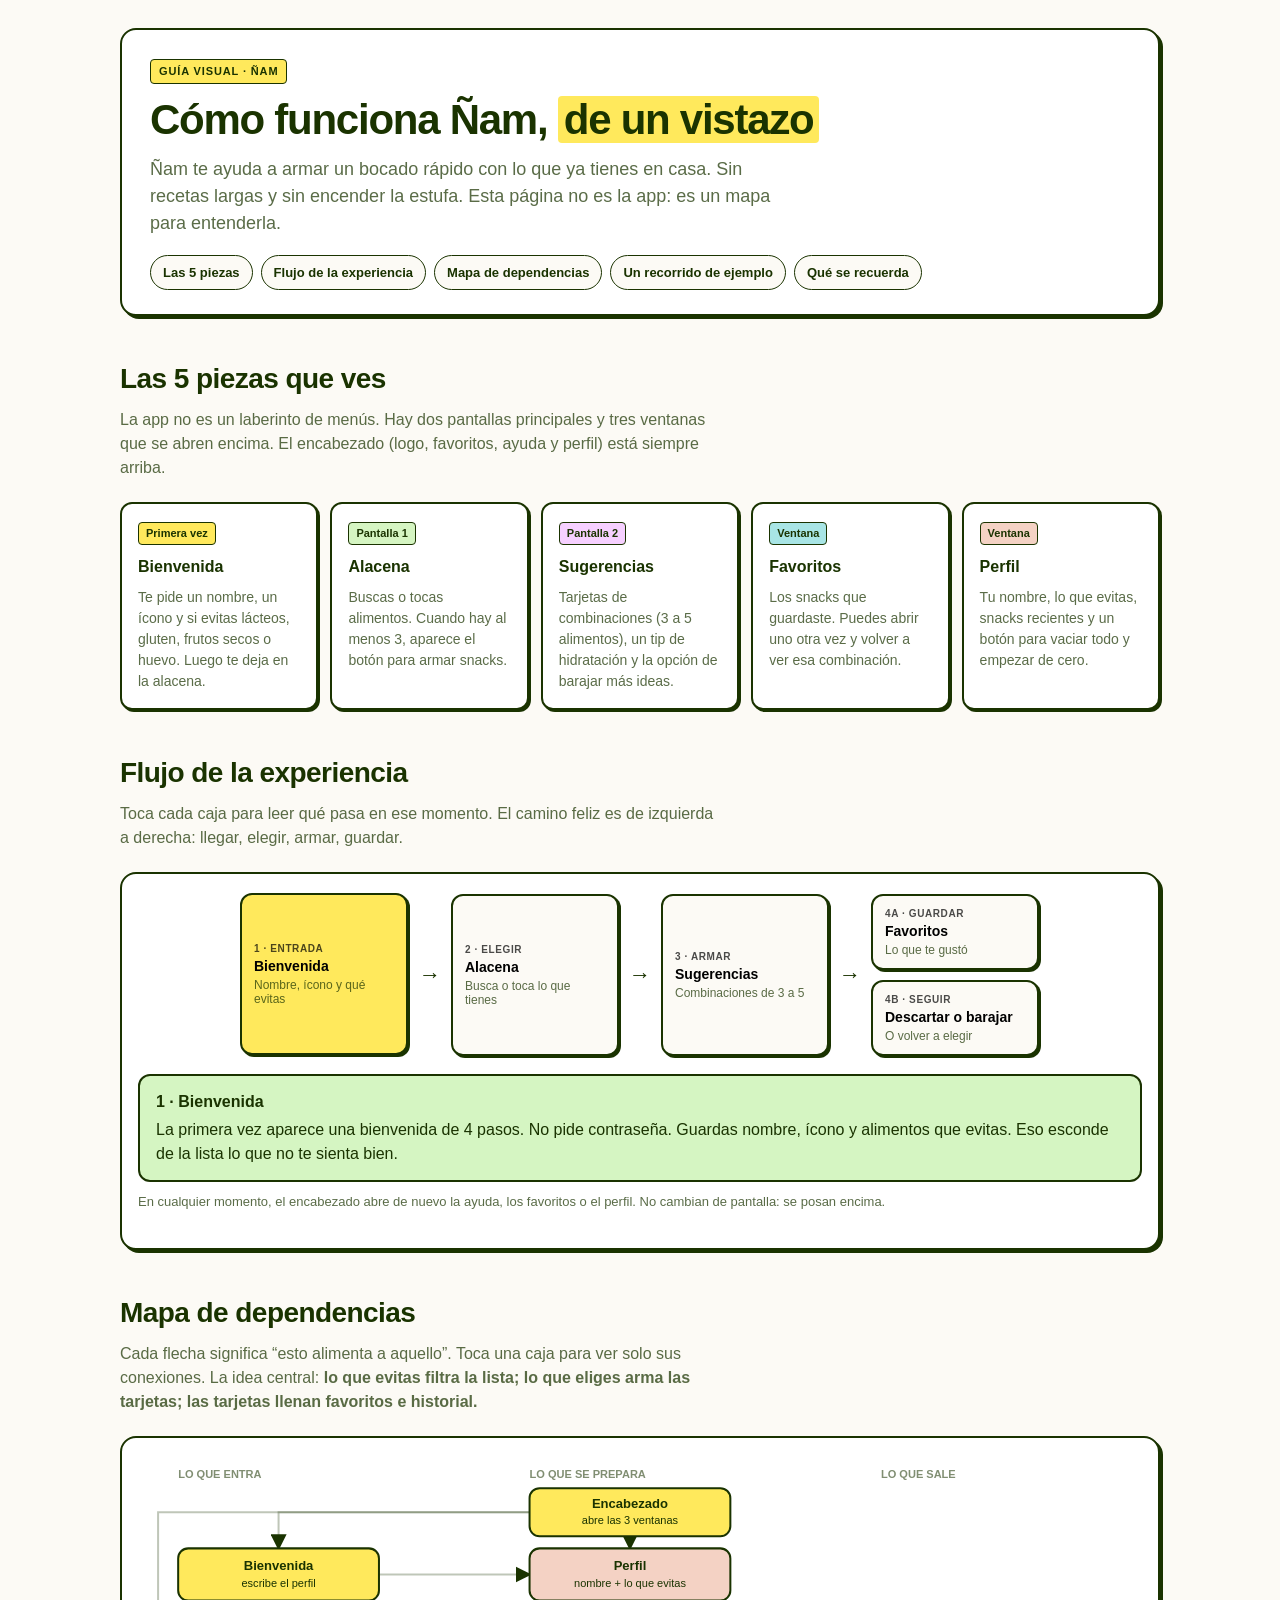
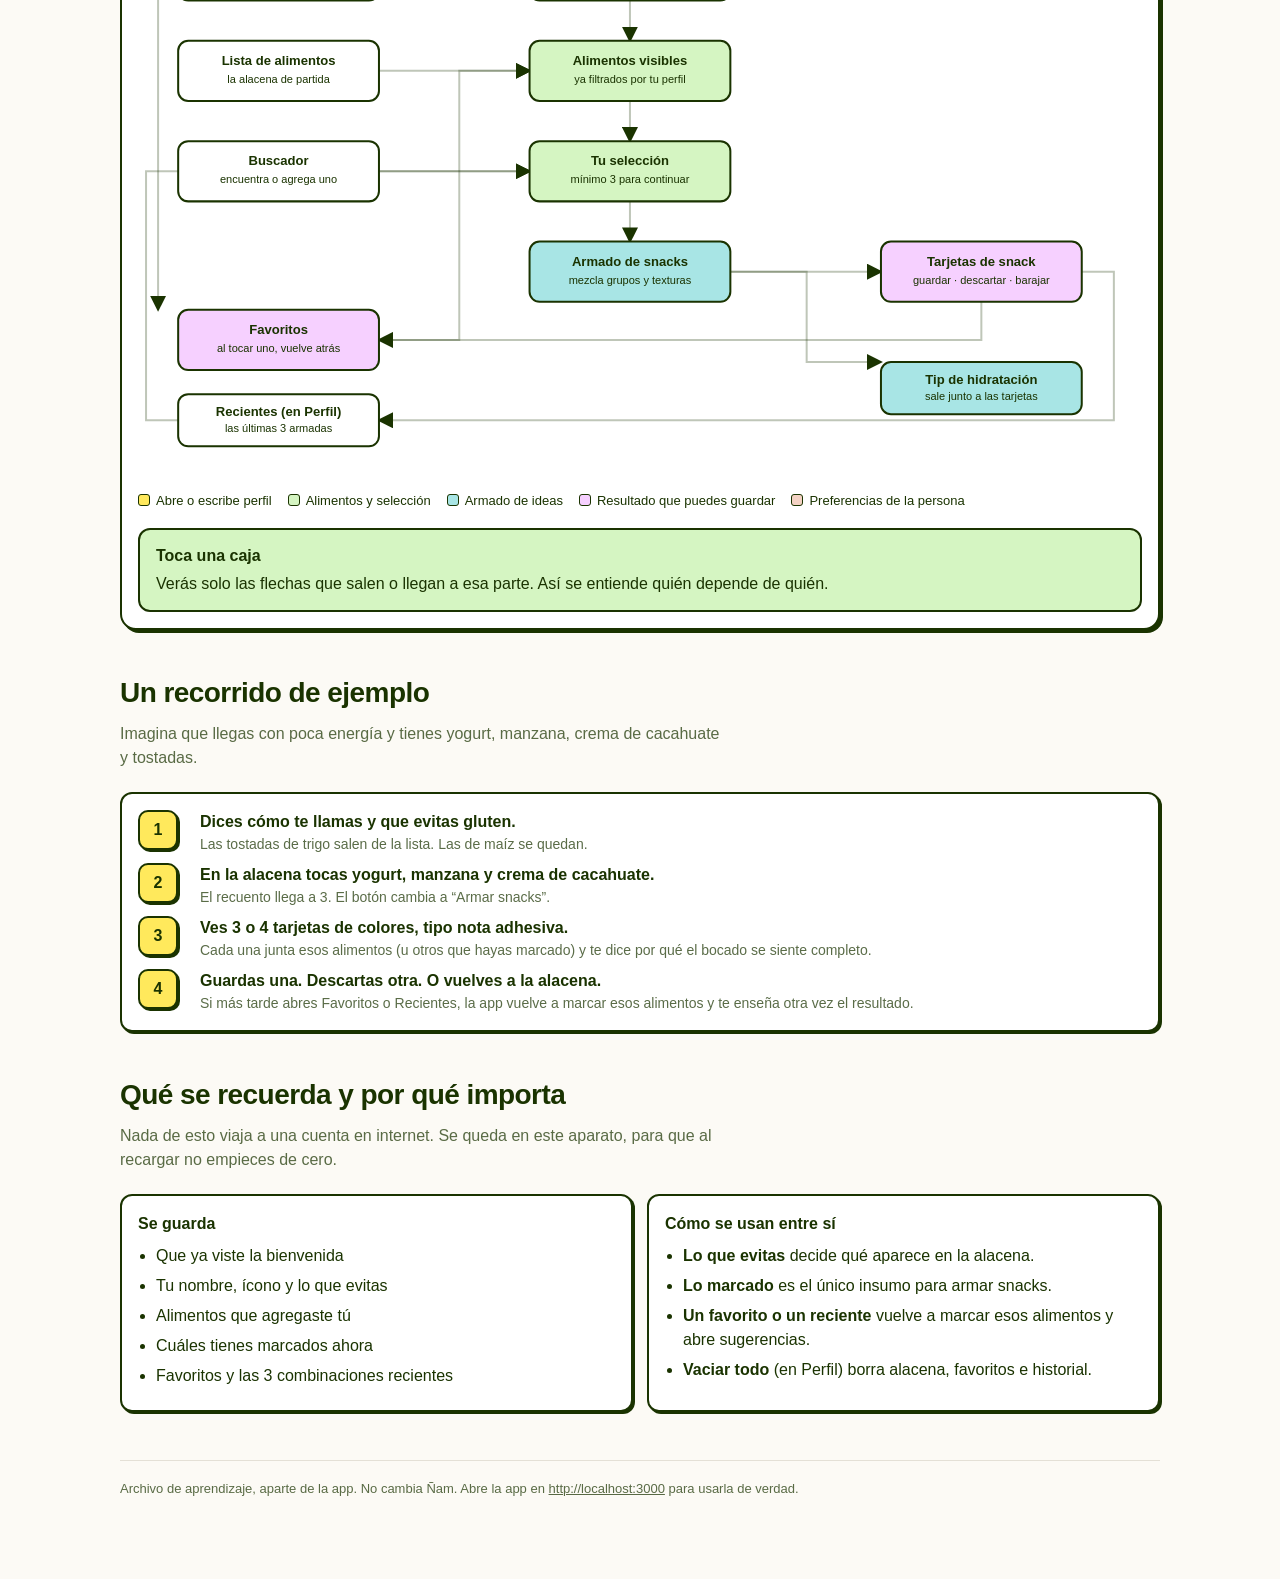
<file: GUIA-VISUAL-NAM.html>
<!DOCTYPE html>
<html lang="es">
<head>
  <meta charset="UTF-8" />
  <meta name="viewport" content="width=device-width, initial-scale=1" />
  <title>Ñam · Guía visual para entender la app</title>
  <style>
    :root {
      --cream: #fcfaf5;
      --ink: #1a3300;
      --ink-soft: rgba(26, 51, 0, 0.72);
      --ink-faint: rgba(26, 51, 0, 0.12);
      --yellow: #ffe95c;
      --mint: #d5f5c2;
      --blush: #f6d0ff;
      --teal: #a8e5e5;
      --clay: #cb5521;
      --paper: #ffffff;
      --line: #e4e0d6;
      --shadow: 3px 3px 0 #1a3300;
    }

    * { box-sizing: border-box; }
    html { scroll-behavior: smooth; }

    body {
      margin: 0;
      background: var(--cream);
      color: var(--ink);
      font-family: "Avenir Next", "Segoe UI", "Helvetica Neue", sans-serif;
      line-height: 1.5;
      font-size: 16px;
    }

    a { color: inherit; }

    .wrap {
      max-width: 1080px;
      margin: 0 auto;
      padding: 28px 20px 80px;
    }

    header.hero {
      border: 2px solid var(--ink);
      background: var(--paper);
      box-shadow: var(--shadow);
      border-radius: 16px;
      padding: 28px 28px 24px;
      margin-bottom: 28px;
    }

    .eyebrow {
      display: inline-block;
      font-size: 11px;
      letter-spacing: 0.08em;
      text-transform: uppercase;
      font-weight: 700;
      background: var(--yellow);
      border: 1px solid var(--ink);
      padding: 3px 8px;
      border-radius: 4px;
      margin-bottom: 12px;
    }

    h1 {
      font-size: clamp(28px, 5vw, 42px);
      line-height: 1.15;
      margin: 0 0 12px;
      letter-spacing: -0.03em;
    }

    h1 mark {
      background: var(--yellow);
      color: var(--ink);
      padding: 0 6px;
      border-radius: 4px;
    }

    .lead {
      font-size: 18px;
      max-width: 62ch;
      color: var(--ink-soft);
      margin: 0 0 18px;
    }

    nav.toc {
      display: flex;
      flex-wrap: wrap;
      gap: 8px;
    }

    nav.toc a {
      text-decoration: none;
      border: 1.5px solid var(--ink);
      background: var(--cream);
      padding: 7px 12px;
      border-radius: 999px;
      font-size: 13px;
      font-weight: 600;
    }

    nav.toc a:hover { background: var(--yellow); }

    section {
      margin: 42px 0;
    }

    h2 {
      font-size: clamp(22px, 3vw, 28px);
      letter-spacing: -0.02em;
      margin: 0 0 8px;
    }

    .section-intro {
      color: var(--ink-soft);
      max-width: 68ch;
      margin: 0 0 22px;
    }

    .grid-5 {
      display: grid;
      grid-template-columns: repeat(5, 1fr);
      gap: 12px;
    }

    .card {
      border: 2px solid var(--ink);
      border-radius: 12px;
      padding: 16px;
      background: var(--paper);
      box-shadow: 2px 2px 0 var(--ink);
      min-height: 100%;
    }

    .card h3 {
      margin: 0 0 8px;
      font-size: 16px;
    }

    .card p {
      margin: 0;
      font-size: 14px;
      color: var(--ink-soft);
    }

    .tag {
      display: inline-block;
      font-size: 11px;
      font-weight: 700;
      padding: 2px 7px;
      border-radius: 4px;
      border: 1px solid var(--ink);
      margin-bottom: 10px;
    }

    .c-mint { background: var(--mint); }
    .c-blush { background: var(--blush); }
    .c-teal { background: var(--teal); }
    .c-yellow { background: var(--yellow); }
    .c-clay { background: #f4d2c4; }

    .flow {
      border: 2px solid var(--ink);
      border-radius: 16px;
      background: var(--paper);
      box-shadow: var(--shadow);
      padding: 20px 16px 24px;
    }

    .flow-row {
      display: flex;
      flex-wrap: wrap;
      align-items: stretch;
      justify-content: center;
      gap: 10px;
    }

    .flow-col {
      display: flex;
      flex-direction: column;
      align-items: center;
      gap: 10px;
    }

    .node {
      width: 168px;
      text-align: left;
      border: 2px solid var(--ink);
      border-radius: 12px;
      padding: 12px 12px 11px;
      background: var(--cream);
      cursor: pointer;
      box-shadow: 2px 2px 0 var(--ink);
      transition: transform 0.12s ease, background 0.12s ease;
    }

    .node:hover, .node.active {
      transform: translate(-1px, -1px);
      background: var(--yellow);
    }

    .node small {
      display: block;
      font-size: 10px;
      font-weight: 700;
      letter-spacing: 0.06em;
      text-transform: uppercase;
      opacity: 0.7;
      margin-bottom: 4px;
    }

    .node strong {
      display: block;
      font-size: 14px;
      margin-bottom: 4px;
    }

    .node span {
      display: block;
      font-size: 12px;
      color: var(--ink-soft);
    }

    .arrow {
      align-self: center;
      font-size: 22px;
      font-weight: 800;
      color: var(--ink);
      min-width: 22px;
      text-align: center;
    }

    .arrow.down { margin: 2px 0; }

    .note {
      margin-top: 18px;
      background: var(--mint);
      border: 2px solid var(--ink);
      border-radius: 12px;
      padding: 14px 16px;
      min-height: 72px;
    }

    .note b { display: block; margin-bottom: 4px; }

    .map-wrap {
      border: 2px solid var(--ink);
      border-radius: 16px;
      background: var(--paper);
      box-shadow: var(--shadow);
      padding: 16px;
      overflow-x: auto;
    }

    svg.map {
      width: 100%;
      min-width: 760px;
      height: auto;
      display: block;
    }

    .map-node {
      cursor: pointer;
    }

    .map-node rect {
      stroke: var(--ink);
      stroke-width: 2;
    }

    .map-node text {
      font-family: "Avenir Next", "Segoe UI", sans-serif;
      fill: var(--ink);
      pointer-events: none;
    }

    .edge {
      fill: none;
      stroke: rgba(26, 51, 0, 0.28);
      stroke-width: 2;
    }

    .edge.on {
      stroke: var(--ink);
      stroke-width: 3;
    }

    .map-node.dim rect { opacity: 0.35; }
    .map-node.dim text { opacity: 0.4; }
    .map-node.on rect { stroke-width: 3; }

    .legend {
      display: flex;
      flex-wrap: wrap;
      gap: 10px 16px;
      margin-top: 14px;
      font-size: 13px;
    }

    .swatch {
      display: inline-block;
      width: 12px;
      height: 12px;
      border: 1.5px solid var(--ink);
      border-radius: 3px;
      margin-right: 6px;
      vertical-align: -1px;
    }

    .two-col {
      display: grid;
      grid-template-columns: 1fr 1fr;
      gap: 14px;
    }

    .list {
      margin: 8px 0 0;
      padding-left: 18px;
    }

    .list li { margin: 6px 0; }

    .story {
      display: grid;
      grid-template-columns: 48px 1fr;
      gap: 8px 14px;
      align-items: start;
    }

    .num {
      width: 40px;
      height: 40px;
      border: 2px solid var(--ink);
      border-radius: 10px;
      display: flex;
      align-items: center;
      justify-content: center;
      font-weight: 800;
      background: var(--yellow);
      box-shadow: 2px 2px 0 var(--ink);
    }

    .hint {
      font-size: 13px;
      color: var(--ink-soft);
      margin-top: 10px;
    }

    footer {
      margin-top: 48px;
      padding-top: 18px;
      border-top: 1px solid var(--line);
      font-size: 13px;
      color: var(--ink-soft);
    }

    @media (max-width: 860px) {
      .grid-5 { grid-template-columns: 1fr 1fr; }
      .two-col { grid-template-columns: 1fr; }
      .node { width: 100%; max-width: 220px; }
      .arrow.side { transform: rotate(90deg); width: 100%; }
    }

    @media (max-width: 540px) {
      .grid-5 { grid-template-columns: 1fr; }
      header.hero { padding: 20px 16px; }
    }
  </style>
</head>
<body>
  <div class="wrap">
    <header class="hero">
      <div class="eyebrow">Guía visual · Ñam</div>
      <h1>Cómo funciona Ñam, <mark>de un vistazo</mark></h1>
      <p class="lead">
        Ñam te ayuda a armar un bocado rápido con lo que ya tienes en casa.
        Sin recetas largas y sin encender la estufa. Esta página no es la app:
        es un mapa para entenderla.
      </p>
      <nav class="toc">
        <a href="#piezas">Las 5 piezas</a>
        <a href="#flujo">Flujo de la experiencia</a>
        <a href="#mapa">Mapa de dependencias</a>
        <a href="#recorrido">Un recorrido de ejemplo</a>
        <a href="#memoria">Qué se recuerda</a>
      </nav>
    </header>

    <section id="piezas">
      <h2>Las 5 piezas que ves</h2>
      <p class="section-intro">
        La app no es un laberinto de menús. Hay dos pantallas principales
        y tres ventanas que se abren encima. El encabezado (logo, favoritos, ayuda y perfil)
        está siempre arriba.
      </p>
      <div class="grid-5">
        <article class="card">
          <span class="tag c-yellow">Primera vez</span>
          <h3>Bienvenida</h3>
          <p>Te pide un nombre, un ícono y si evitas lácteos, gluten, frutos secos o huevo. Luego te deja en la alacena.</p>
        </article>
        <article class="card">
          <span class="tag c-mint">Pantalla 1</span>
          <h3>Alacena</h3>
          <p>Buscas o tocas alimentos. Cuando hay al menos 3, aparece el botón para armar snacks.</p>
        </article>
        <article class="card">
          <span class="tag c-blush">Pantalla 2</span>
          <h3>Sugerencias</h3>
          <p>Tarjetas de combinaciones (3 a 5 alimentos), un tip de hidratación y la opción de barajar más ideas.</p>
        </article>
        <article class="card">
          <span class="tag c-teal">Ventana</span>
          <h3>Favoritos</h3>
          <p>Los snacks que guardaste. Puedes abrir uno otra vez y volver a ver esa combinación.</p>
        </article>
        <article class="card">
          <span class="tag c-clay">Ventana</span>
          <h3>Perfil</h3>
          <p>Tu nombre, lo que evitas, snacks recientes y un botón para vaciar todo y empezar de cero.</p>
        </article>
      </div>
    </section>

    <section id="flujo">
      <h2>Flujo de la experiencia</h2>
      <p class="section-intro">
        Toca cada caja para leer qué pasa en ese momento. El camino feliz es de izquierda a derecha:
        llegar, elegir, armar, guardar.
      </p>

      <div class="flow">
        <div class="flow-row">
          <button class="node active" data-note="La primera vez aparece una bienvenida de 4 pasos. No pide contraseña. Guardas nombre, ícono y alimentos que evitas. Eso esconde de la lista lo que no te sienta bien.">
            <small>1 · Entrada</small>
            <strong>Bienvenida</strong>
            <span>Nombre, ícono y qué evitas</span>
          </button>
          <div class="arrow side">→</div>
          <button class="node" data-note="Esta es la casa de la app. Arriba hay un buscador. Abajo, los alimentos en cinco grupos: proteína, fruta, verdura, grasas y cereales. También puedes escribir uno que no esté y agregarlo.">
            <small>2 · Elegir</small>
            <strong>Alacena</strong>
            <span>Busca o toca lo que tienes</span>
          </button>
          <div class="arrow side">→</div>
          <button class="node" data-note="El botón grande se enciende solo con 3 o más alimentos. La app mezcla lo elegido en varias combinaciones cortas. Cada tarjeta dice por qué funciona y cómo prepararlo en un minuto.">
            <small>3 · Armar</small>
            <strong>Sugerencias</strong>
            <span>Combinaciones de 3 a 5</span>
          </button>
          <div class="arrow side">→</div>
          <div class="flow-col">
            <button class="node" data-note="Deslizas a la derecha o tocas el corazón: el snack se guarda en Favoritos. Desde el encabezado o desde un atajo en la alacena puedes volver a verlos y cargarlos.">
              <small>4a · Guardar</small>
              <strong>Favoritos</strong>
              <span>Lo que te gustó</span>
            </button>
            <button class="node" data-note="Deslizas a la izquierda para quitar una idea. Si hay más combinaciones, puedes barajar. Si te arrepientes, las restauras. Siempre puedes volver a la alacena a cambiar alimentos.">
              <small>4b · Seguir</small>
              <strong>Descartar o barajar</strong>
              <span>O volver a elegir</span>
            </button>
          </div>
        </div>
        <div class="note" id="flow-note">
          <b>1 · Bienvenida</b>
          La primera vez aparece una bienvenida de 4 pasos. No pide contraseña. Guardas nombre, ícono y alimentos que evitas. Eso esconde de la lista lo que no te sienta bien.
        </div>
        <p class="hint">En cualquier momento, el encabezado abre de nuevo la ayuda, los favoritos o el perfil. No cambian de pantalla: se posan encima.</p>
      </div>
    </section>

    <section id="mapa">
      <h2>Mapa de dependencias</h2>
      <p class="section-intro">
        Cada flecha significa “esto alimenta a aquello”. Toca una caja para ver
        solo sus conexiones. La idea central: <strong>lo que evitas filtra la lista;
        lo que eliges arma las tarjetas; las tarjetas llenan favoritos e historial.</strong>
      </p>

      <div class="map-wrap">
        <svg class="map" viewBox="0 0 1000 620" role="img" aria-label="Mapa de dependencias de Ñam">
          <defs>
            <marker id="arrowHead" markerWidth="8" markerHeight="8" refX="7" refY="4" orient="auto">
              <path d="M0,0 L8,4 L0,8 Z" fill="#1a3300"></path>
            </marker>
          </defs>

          <text x="40" y="24" font-size="11" font-weight="700" fill="#1a3300" opacity="0.55">LO QUE ENTRA</text>
          <text x="390" y="24" font-size="11" font-weight="700" fill="#1a3300" opacity="0.55">LO QUE SE PREPARA</text>
          <text x="740" y="24" font-size="11" font-weight="700" fill="#1a3300" opacity="0.55">LO QUE SALE</text>

          <path class="edge" data-from="header" data-to="bienvenida" d="M 400 58 H 140 V 94" marker-end="url(#arrowHead)"></path>
          <path class="edge" data-from="header" data-to="perfil" d="M 490 82 V 94" marker-end="url(#arrowHead)"></path>
          <path class="edge" data-from="header" data-to="favoritos" d="M 400 58 H 20 V 454" marker-end="url(#arrowHead)"></path>
          <path class="edge" data-from="bienvenida" data-to="perfil" d="M 240 120 H 390" marker-end="url(#arrowHead)"></path>
          <path class="edge" data-from="perfil" data-to="lista" d="M 490 146 V 186" marker-end="url(#arrowHead)"></path>
          <path class="edge" data-from="catalogo" data-to="lista" d="M 240 216 H 390" marker-end="url(#arrowHead)"></path>
          <path class="edge" data-from="busqueda" data-to="lista" d="M 240 316 H 320 V 216 H 390" marker-end="url(#arrowHead)"></path>
          <path class="edge" data-from="lista" data-to="seleccion" d="M 490 246 V 286" marker-end="url(#arrowHead)"></path>
          <path class="edge" data-from="seleccion" data-to="motor" d="M 490 346 V 386" marker-end="url(#arrowHead)"></path>
          <path class="edge" data-from="motor" data-to="tarjetas" d="M 590 416 H 740" marker-end="url(#arrowHead)"></path>
          <path class="edge" data-from="motor" data-to="hidratacion" d="M 590 416 H 666 V 506 H 740" marker-end="url(#arrowHead)"></path>
          <path class="edge" data-from="tarjetas" data-to="favoritos" d="M 840 446 V 484 H 240" marker-end="url(#arrowHead)"></path>
          <path class="edge" data-from="tarjetas" data-to="historial" d="M 940 416 H 972 V 564 H 240" marker-end="url(#arrowHead)"></path>
          <path class="edge" data-from="favoritos" data-to="seleccion" d="M 240 484 H 320 V 316 H 390" marker-end="url(#arrowHead)"></path>
          <path class="edge" data-from="historial" data-to="seleccion" d="M 40 564 H 8 V 316 H 390" marker-end="url(#arrowHead)"></path>

          <g class="map-node" data-id="header">
            <rect x="390" y="34" width="200" height="48" rx="10" fill="#ffe95c"></rect>
            <text x="490" y="54" text-anchor="middle" font-size="13" font-weight="700">Encabezado</text>
            <text x="490" y="70" text-anchor="middle" font-size="11">abre las 3 ventanas</text>
          </g>

          <g class="map-node" data-id="bienvenida">
            <rect x="40" y="94" width="200" height="52" rx="10" fill="#ffe95c"></rect>
            <text x="140" y="116" text-anchor="middle" font-size="13" font-weight="700">Bienvenida</text>
            <text x="140" y="132" text-anchor="middle" font-size="11">escribe el perfil</text>
          </g>

          <g class="map-node" data-id="perfil">
            <rect x="390" y="94" width="200" height="52" rx="10" fill="#f4d2c4"></rect>
            <text x="490" y="116" text-anchor="middle" font-size="13" font-weight="700">Perfil</text>
            <text x="490" y="132" text-anchor="middle" font-size="11">nombre + lo que evitas</text>
          </g>

          <g class="map-node" data-id="catalogo">
            <rect x="40" y="186" width="200" height="60" rx="10" fill="#ffffff"></rect>
            <text x="140" y="210" text-anchor="middle" font-size="13" font-weight="700">Lista de alimentos</text>
            <text x="140" y="228" text-anchor="middle" font-size="11">la alacena de partida</text>
          </g>

          <g class="map-node" data-id="lista">
            <rect x="390" y="186" width="200" height="60" rx="10" fill="#d5f5c2"></rect>
            <text x="490" y="210" text-anchor="middle" font-size="13" font-weight="700">Alimentos visibles</text>
            <text x="490" y="228" text-anchor="middle" font-size="11">ya filtrados por tu perfil</text>
          </g>

          <g class="map-node" data-id="busqueda">
            <rect x="40" y="286" width="200" height="60" rx="10" fill="#ffffff"></rect>
            <text x="140" y="310" text-anchor="middle" font-size="13" font-weight="700">Buscador</text>
            <text x="140" y="328" text-anchor="middle" font-size="11">encuentra o agrega uno</text>
          </g>

          <g class="map-node" data-id="seleccion">
            <rect x="390" y="286" width="200" height="60" rx="10" fill="#d5f5c2"></rect>
            <text x="490" y="310" text-anchor="middle" font-size="13" font-weight="700">Tu selección</text>
            <text x="490" y="328" text-anchor="middle" font-size="11">mínimo 3 para continuar</text>
          </g>

          <g class="map-node" data-id="motor">
            <rect x="390" y="386" width="200" height="60" rx="10" fill="#a8e5e5"></rect>
            <text x="490" y="410" text-anchor="middle" font-size="13" font-weight="700">Armado de snacks</text>
            <text x="490" y="428" text-anchor="middle" font-size="11">mezcla grupos y texturas</text>
          </g>

          <g class="map-node" data-id="tarjetas">
            <rect x="740" y="386" width="200" height="60" rx="10" fill="#f6d0ff"></rect>
            <text x="840" y="410" text-anchor="middle" font-size="13" font-weight="700">Tarjetas de snack</text>
            <text x="840" y="428" text-anchor="middle" font-size="11">guardar · descartar · barajar</text>
          </g>

          <g class="map-node" data-id="favoritos">
            <rect x="40" y="454" width="200" height="60" rx="10" fill="#f6d0ff"></rect>
            <text x="140" y="478" text-anchor="middle" font-size="13" font-weight="700">Favoritos</text>
            <text x="140" y="496" text-anchor="middle" font-size="11">al tocar uno, vuelve atrás</text>
          </g>

          <g class="map-node" data-id="hidratacion">
            <rect x="740" y="506" width="200" height="52" rx="10" fill="#a8e5e5"></rect>
            <text x="840" y="528" text-anchor="middle" font-size="13" font-weight="700">Tip de hidratación</text>
            <text x="840" y="544" text-anchor="middle" font-size="11">sale junto a las tarjetas</text>
          </g>

          <g class="map-node" data-id="historial">
            <rect x="40" y="538" width="200" height="52" rx="10" fill="#ffffff"></rect>
            <text x="140" y="560" text-anchor="middle" font-size="13" font-weight="700">Recientes (en Perfil)</text>
            <text x="140" y="576" text-anchor="middle" font-size="11">las últimas 3 armadas</text>
          </g>
        </svg>
        <div class="legend">
          <span><i class="swatch" style="background:#ffe95c"></i>Abre o escribe perfil</span>
          <span><i class="swatch" style="background:#d5f5c2"></i>Alimentos y selección</span>
          <span><i class="swatch" style="background:#a8e5e5"></i>Armado de ideas</span>
          <span><i class="swatch" style="background:#f6d0ff"></i>Resultado que puedes guardar</span>
          <span><i class="swatch" style="background:#f4d2c4"></i>Preferencias de la persona</span>
        </div>
        <div class="note" id="map-note">
          <b>Toca una caja</b>
          Verás solo las flechas que salen o llegan a esa parte. Así se entiende quién depende de quién.
        </div>
      </div>
    </section>

    <section id="recorrido">
      <h2>Un recorrido de ejemplo</h2>
      <p class="section-intro">Imagina que llegas con poca energía y tienes yogurt, manzana, crema de cacahuate y tostadas.</p>
      <div class="card">
        <div class="story">
          <div class="num">1</div>
          <div>
            <strong>Dices cómo te llamas y que evitas gluten.</strong>
            <p>Las tostadas de trigo salen de la lista. Las de maíz se quedan.</p>
          </div>
          <div class="num">2</div>
          <div>
            <strong>En la alacena tocas yogurt, manzana y crema de cacahuate.</strong>
            <p>El recuento llega a 3. El botón cambia a “Armar snacks”.</p>
          </div>
          <div class="num">3</div>
          <div>
            <strong>Ves 3 o 4 tarjetas de colores, tipo nota adhesiva.</strong>
            <p>Cada una junta esos alimentos (u otros que hayas marcado) y te dice por qué el bocado se siente completo.</p>
          </div>
          <div class="num">4</div>
          <div>
            <strong>Guardas una. Descartas otra. O vuelves a la alacena.</strong>
            <p>Si más tarde abres Favoritos o Recientes, la app vuelve a marcar esos alimentos y te enseña otra vez el resultado.</p>
          </div>
        </div>
      </div>
    </section>

    <section id="memoria">
      <h2>Qué se recuerda y por qué importa</h2>
      <p class="section-intro">Nada de esto viaja a una cuenta en internet. Se queda en este aparato, para que al recargar no empieces de cero.</p>
      <div class="two-col">
        <article class="card">
          <h3>Se guarda</h3>
          <ul class="list">
            <li>Que ya viste la bienvenida</li>
            <li>Tu nombre, ícono y lo que evitas</li>
            <li>Alimentos que agregaste tú</li>
            <li>Cuáles tienes marcados ahora</li>
            <li>Favoritos y las 3 combinaciones recientes</li>
          </ul>
        </article>
        <article class="card">
          <h3>Cómo se usan entre sí</h3>
          <ul class="list">
            <li><strong>Lo que evitas</strong> decide qué aparece en la alacena.</li>
            <li><strong>Lo marcado</strong> es el único insumo para armar snacks.</li>
            <li><strong>Un favorito o un reciente</strong> vuelve a marcar esos alimentos y abre sugerencias.</li>
            <li><strong>Vaciar todo</strong> (en Perfil) borra alacena, favoritos e historial.</li>
          </ul>
        </article>
      </div>
    </section>

    <footer>
      Archivo de aprendizaje, aparte de la app. No cambia Ñam.
      Abre la app en <a href="http://localhost:3000">http://localhost:3000</a> para usarla de verdad.
    </footer>
  </div>

  <script>
    (function () {
      var nodes = document.querySelectorAll(".node");
      var note = document.getElementById("flow-note");

      nodes.forEach(function (node) {
        node.addEventListener("click", function () {
          nodes.forEach(function (n) { n.classList.remove("active"); });
          node.classList.add("active");
          var title = node.querySelector("strong").textContent;
          var step = node.querySelector("small").textContent;
          note.innerHTML = "<b>" + step + " · " + title + "</b>" + node.getAttribute("data-note");
        });
      });

      var mapNodes = document.querySelectorAll(".map-node");
      var edges = document.querySelectorAll(".edge");
      var mapNote = document.getElementById("map-note");
      var copy = {
        header: "El encabezado no decide combinaciones. Solo abre Bienvenida, Favoritos o Perfil.",
        perfil: "El perfil filtra la lista: si evitas lácteos, el yogurt no se muestra. También guarda tu nombre.",
        catalogo: "Es el conjunto de alimentos que la app ya conoce. Junto con los que tú agregas, forma la alacena.",
        busqueda: "El buscador marca un alimento existente o crea uno nuevo y lo deja seleccionado.",
        lista: "Lo que realmente ves: lista de partida menos lo que tu perfil esconde.",
        seleccion: "Los alimentos tocados. Con menos de 3 no hay sugerencias. Favoritos y recientes pueden volver a marcarlos.",
        bienvenida: "Escribe el perfil la primera vez (o cuando pides ayuda). Ese perfil alimenta el filtro de la alacena.",
        motor: "Toma tu selección y arma combinaciones de 3 a 5 alimentos, buscando mezcla de grupos.",
        hidratacion: "Un tip extra que aparece debajo de las tarjetas, pensado a partir de lo que elegiste.",
        tarjetas: "El resultado visible. De aquí salen favoritos, descartes, el historial reciente y la opción de barajar.",
        favoritos: "Snacks guardados. Al elegir uno, la app marca otra vez esos alimentos y abre sugerencias.",
        historial: "Las últimas 3 combinaciones armadas, dentro del perfil. Sirven para repetir un snack reciente."
      };

      function titles() {
        var map = {};
        mapNodes.forEach(function (n) {
          var t = n.querySelector("text");
          map[n.getAttribute("data-id")] = t ? t.textContent : n.getAttribute("data-id");
        });
        return map;
      }

      var titleMap = titles();

      function highlight(id) {
        mapNodes.forEach(function (n) {
          var match = n.getAttribute("data-id") === id;
          n.classList.toggle("on", match);
          n.classList.toggle("dim", !match);
        });
        edges.forEach(function (e) {
          var related = e.getAttribute("data-from") === id || e.getAttribute("data-to") === id;
          e.classList.toggle("on", related);
          if (related) {
            var other = e.getAttribute("data-from") === id ? e.getAttribute("data-to") : e.getAttribute("data-from");
            document.querySelector('.map-node[data-id="' + other + '"]').classList.remove("dim");
          }
        });
        mapNote.innerHTML = "<b>" + titleMap[id] + "</b>" + (copy[id] || "");
      }

      function clearMap() {
        mapNodes.forEach(function (n) { n.classList.remove("on", "dim"); });
        edges.forEach(function (e) { e.classList.remove("on"); });
        mapNote.innerHTML = "<b>Toca una caja</b>Verás solo las flechas que salen o llegan a esa parte. Así se entiende quién depende de quién.";
      }

      mapNodes.forEach(function (n) {
        n.addEventListener("click", function (ev) {
          ev.stopPropagation();
          var id = n.getAttribute("data-id");
          if (n.classList.contains("on")) {
            clearMap();
          } else {
            highlight(id);
          }
        });
      });

      document.querySelector(".map").addEventListener("click", function (ev) {
        if (ev.target.tagName === "svg" || ev.target.classList.contains("map")) clearMap();
      });
    })();
  </script>
</body>
</html>
</file>
